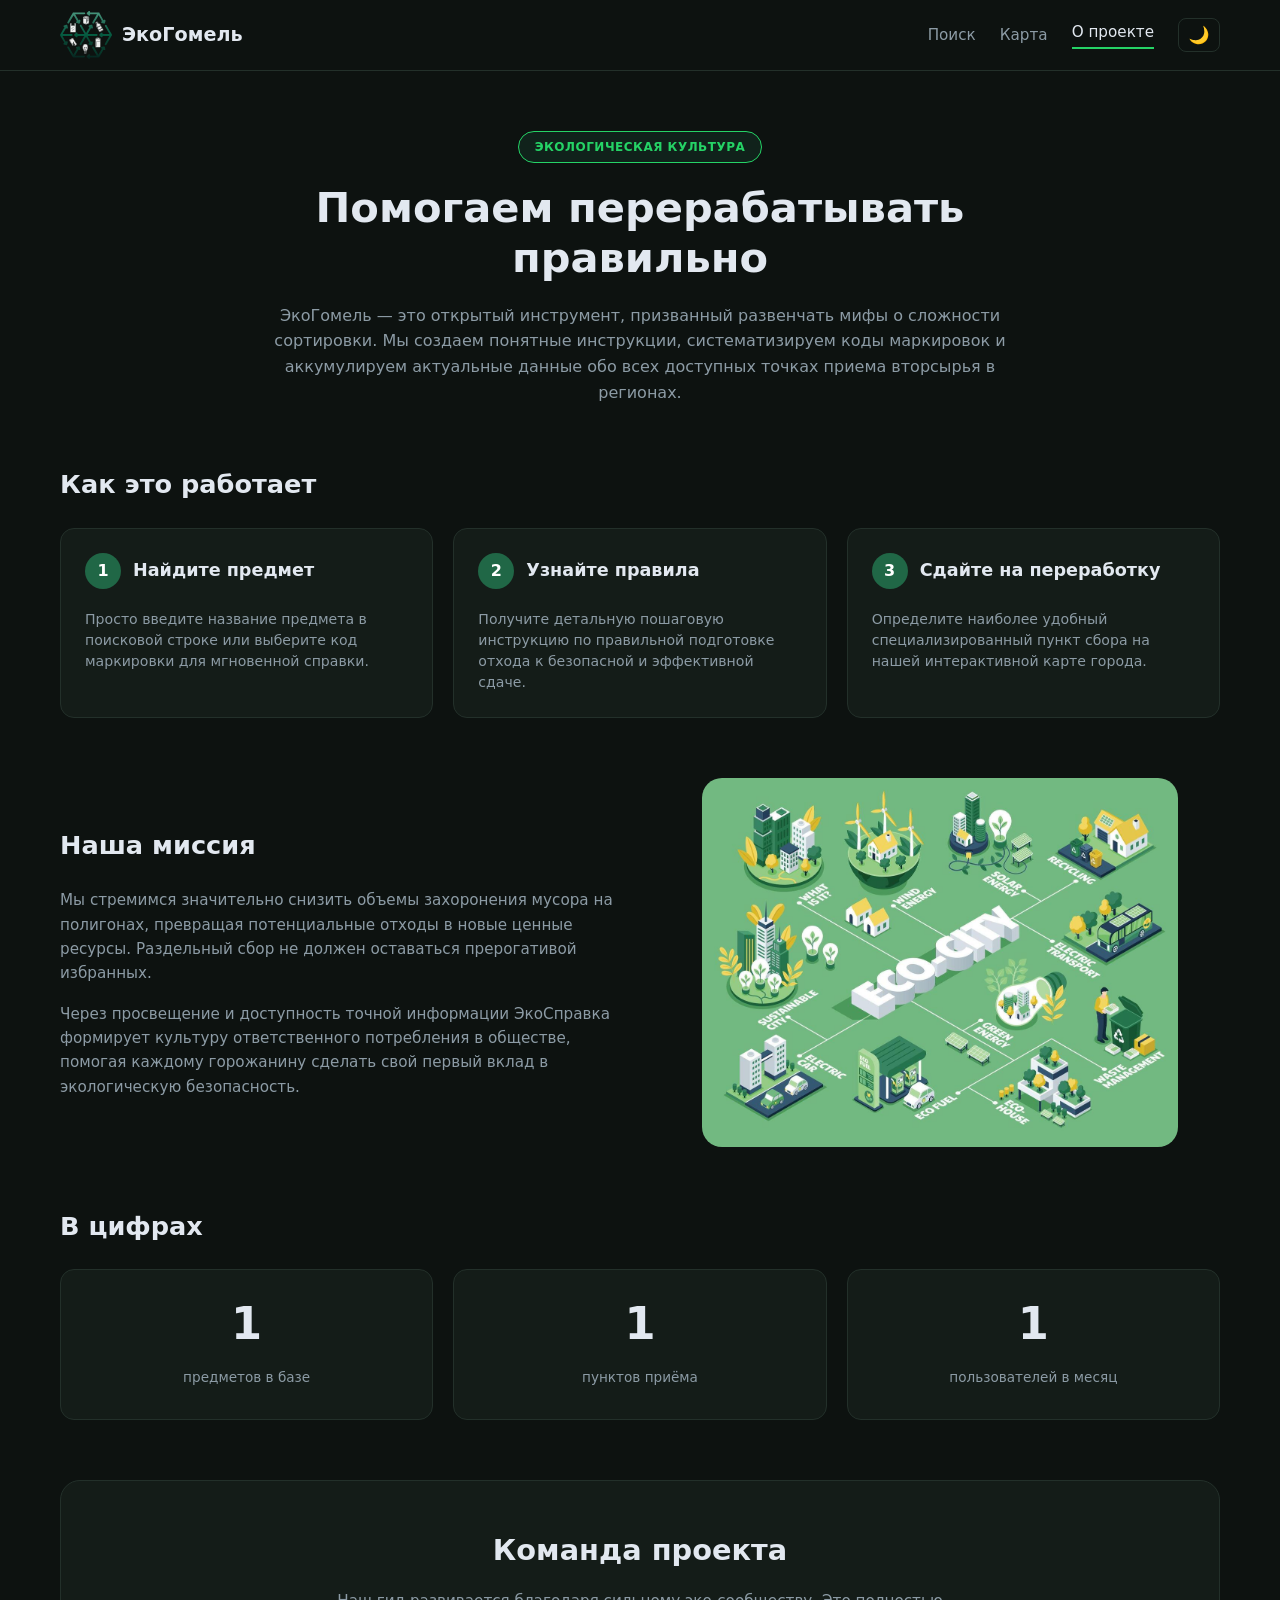
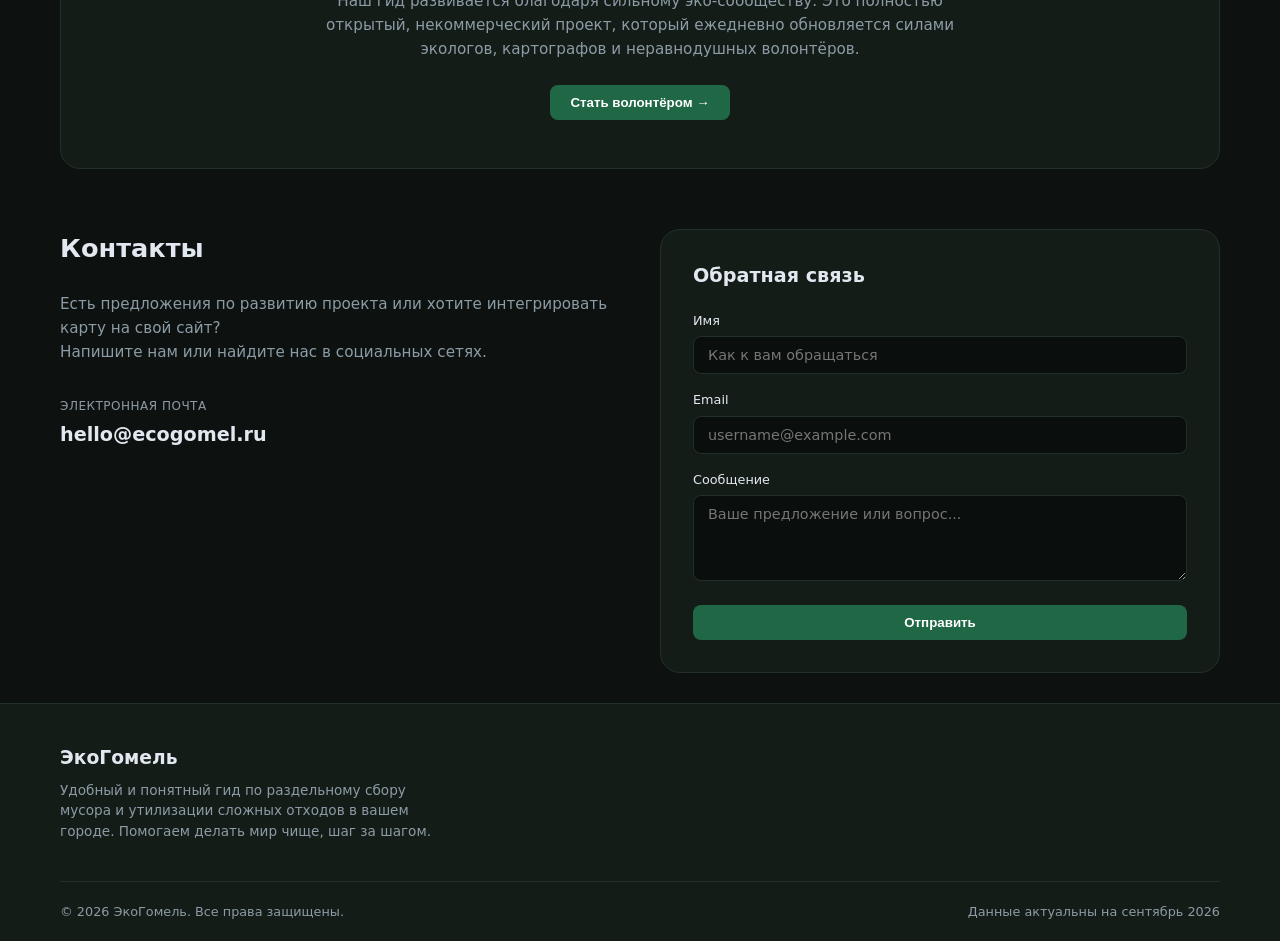
<file: frontend/about_project.html>
<!DOCTYPE html>
<html lang="ru">

<head>
  <meta charset="UTF-8">
  <script>
    const savedTheme = localStorage.getItem('theme') || 'dark';
    document.documentElement.setAttribute('data-theme', savedTheme);
  </script>
  <meta name="viewport" content="width=device-width, initial-scale=1.0">
  <title>ЭкоГомель — О проекте</title>
  <link rel="stylesheet" href="style.css">
</head>

<body>

  <!-- ШАПКА / NAVIGATION -->
  <header class="header">
    <div class="container header__container">
      <a href="index.html" class="logo">
        <span class="logo__icon">
          <img src="logo.svg" alt="Логотип">
        </span>
        <span class="logo__text">ЭкоГомель</span>
      </a>
      
      <button class="burger" id="burger-btn" aria-label="Открыть меню" aria-controls="nav-menu" aria-expanded="false">
        <span></span>
        <span></span>
        <span></span>
      </button>

      <nav class="nav nav--collapsible" id="nav-menu">
        <a href="index.html" class="nav__link">Поиск</a>
        <a href="map.html" class="nav__link">Карта</a>
        <a href="about_project.html" class="nav__link active">О проекте</a>
        <button id="theme-toggle" class="theme-toggle" aria-label="Переключить тему">
          <img src="moon.svg" alt="Луна">
        </button>
      </nav>
    </div>
  </header>

  <main>
    <!-- HERO SECTION -->
    <section class="about-hero">
      <div class="container about-hero__container">
        <span class="pill-badge">ЭКОЛОГИЧЕСКАЯ КУЛЬТУРА</span>
        <h1 class="about-hero__title">Помогаем перерабатывать правильно</h1>
        <p class="about-hero__subtitle">
          ЭкоГомель — это открытый инструмент, призванный развенчать мифы о сложности сортировки.
          Мы создаем понятные инструкции, систематизируем коды маркировок и аккумулируем актуальные данные обо всех
          доступных точках приема вторсырья в регионах.
        </p>
      </div>
    </section>

    <!-- СЕКЦИЯ: КАК ЭТО РАБОТАЕТ -->
    <section class="section container">
      <h2 class="section-title">Как это работает</h2>
      <div class="cards-grid">
        <div class="card card--step">
          <div class="card__header-row">
            <div class="step-badge">1</div>
            <h3 class="card__title">Найдите предмет</h3>
          </div>
          <p class="card__text">Просто введите название предмета в поисковой строке или выберите код маркировки для
            мгновенной справки.</p>
        </div>
        <div class="card card--step">
          <div class="card__header-row">
            <div class="step-badge">2</div>
            <h3 class="card__title">Узнайте правила</h3>
          </div>
          <p class="card__text">Получите детальную пошаговую инструкцию по правильной подготовке отхода к безопасной и
            эффективной сдаче.</p>
        </div>
        <div class="card card--step">
          <div class="card__header-row">
            <div class="step-badge">3</div>
            <h3 class="card__title">Сдайте на переработку</h3>
          </div>
          <p class="card__text">Определите наиболее удобный специализированный пункт сбора на нашей интерактивной карте
            города.</p>
        </div>
      </div>
    </section>

    <!-- СЕКЦИЯ: НАША МИССИЯ -->
    <section class="section container">
      <div class="mission-grid">
        <div class="mission-content">
          <h2 class="section-title">Наша миссия</h2>
          <p class="mission-text">
            Мы стремимся значительно снизить объемы захоронения мусора на полигонах, превращая потенциальные отходы в
            новые ценные ресурсы. Раздельный сбор не должен оставаться прерогативой избранных.
          </p>
          <p class="mission-text">
            Через просвещение и доступность точной информации ЭкоСправка формирует культуру ответственного потребления в
            обществе, помогая каждому горожанину сделать свой первый вклад в экологическую безопасность.
          </p>
        </div>
        <div class="mission-image-wrapper" style="background: transparent; border: none; box-shadow: none;">
          <img src="eco_image.png" alt="Инфографика EcoCity: переработка, зелёная энергия и экотранспорт" class="mission-image" style="max-width: 85%; display: block; margin: 0 auto;">
        </div>
      </div>
    </section>

    <!-- СЕКЦИЯ: В ЦИФРАХ -->
    <section class="section container">
      <h2 class="section-title">В цифрах</h2>
      <div class="cards-grid cards-grid--stats">
        <div class="card card--stat">
          <span class="stat-number">1</span>
          <span class="stat-label">предметов в базе</span>
        </div>
        <div class="card card--stat">
          <span class="stat-number">1</span>
          <span class="stat-label">пунктов приёма</span>
        </div>
        <div class="card card--stat">
          <span class="stat-number">1</span>
          <span class="stat-label">пользователей в месяц</span>
        </div>
      </div>
    </section>

    <!-- СЕКЦИЯ: КОМАНДА ПРОЕКТА -->
    <section class="section container">
      <div class="team-banner">
        <h2 class="team-banner__title">Команда проекта</h2>
        <p class="team-banner__text">
          Наш гид развивается благодаря сильному эко-сообществу. Это полностью открытый, некоммерческий проект, который
          ежедневно обновляется силами экологов, картографов и неравнодушных волонтёров.
        </p>
        <button id="open-volunteer-modal" class="btn btn--primary">Стать волонтёром &rarr;</button>
      </div>
    </section>

    <!-- СЕКЦИЯ: КОНТАКТЫ И ОБРАТНАЯ СВЯЗЬ -->
    <section class="section container">
      <div class="contacts-grid">
        <div class="contacts-info">
          <h2 class="section-title">Контакты</h2>
          <p class="contacts-desc">
            Есть предложения по развитию проекта или хотите интегрировать карту на свой сайт?<br>
            Напишите нам или найдите нас в социальных сетях.
          </p>
          <div class="contact-item">
            <span class="contact-label">ЭЛЕКТРОННАЯ ПОЧТА</span>
            <a href="mailto:hello@ecogomel.ru" class="contact-email">hello@ecogomel.ru</a>
          </div>
        </div>

        <div class="feedback-card">
          <h3 class="feedback-title">Обратная связь</h3>
          <form class="feedback-form" id="feedback-form">
            <div class="form-group">
              <label class="form-label">Имя</label>
              <input type="text" placeholder="Как к вам обращаться" class="form-input">
            </div>
            <div class="form-group">
              <label class="form-label">Email</label>
              <input type="email" placeholder="username@example.com" class="form-input">
            </div>
            <div class="form-group">
              <label class="form-label">Сообщение</label>
              <textarea placeholder="Ваше предложение или вопрос..." class="form-textarea" rows="4"></textarea>
            </div>
            <button type="submit" class="btn btn--primary btn--full">Отправить</button>
            <p class="form-status" role="status" aria-live="polite" hidden></p>
          </form>
        </div>
      </div>
    </section>
  </main>

  <!-- МОДАЛЬНОЕ ОКНО: РЕГИСТРАЦИЯ ВОЛОНТЁРОВ -->
  <div id="volunteer-modal" class="modal-overlay" role="dialog" aria-modal="true" aria-labelledby="volunteer-modal-title" style="display: none; position: fixed; top: 0; left: 0; width: 100%; height: 100%; background: rgba(0, 0, 0, 0.6); z-index: 1000; justify-content: center; align-items: center; padding: 1rem;">
    <div class="feedback-card" style="position: relative; width: 100%; max-width: 550px; max-height: 90vh; overflow-y: auto;">
      <button id="close-volunteer-modal" aria-label="Закрыть" style="position: absolute; top: 1rem; right: 1rem; background: none; border: none; font-size: 1.5rem; cursor: pointer; color: var(--text-main, inherit);">&times;</button>
      <h2 id="volunteer-modal-title" class="section-title" style="margin-bottom: 0.5rem; text-align: center;">Стать волонтёром</h2>
      <p class="contacts-desc" style="text-align: center; margin-bottom: 1.5rem;">
        Заполните анкету, и мы свяжемся с вами для участия в экологических инициативах Гомеля.
      </p>
      <form class="feedback-form" id="volunteer-form">
        <div class="form-group">
          <label class="form-label">Ваше имя</label>
          <input type="text" name="name" placeholder="Введите ваше имя" class="form-input" required>
        </div>
        <div class="form-group">
          <label class="form-label">Электронная почта</label>
          <input type="email" name="email" placeholder="username@example.com" class="form-input" required>
        </div>
        <div class="form-group">
          <label class="form-label">Номер телефона</label>
          <input type="tel" name="phone" placeholder="+375 (XX) XXX-XX-XX" class="form-input" required>
        </div>
        <div class="form-group">
          <label class="form-label">Направление помощи</label>
          <select name="direction" class="form-input" style="width: 100%; cursor: pointer;" required>
            <option value="" disabled selected>Выберите направление</option>
            <option value="events">Участие в эко-акциях и уборках</option>
            <option value="content">Создание контента и просвещение</option>
            <option value="mapping">Модерация карты пунктов приема</option>
          </select>
        </div>
        <button type="submit" class="btn btn--primary btn--full">Отправить заявку</button>
        <p class="form-status" role="status" aria-live="polite" hidden></p>
      </form>
    </div>
  </div>

  <!-- ПОДВАЛ / FOOTER -->
  <footer class="footer">
    <div class="container footer__container">
      <div class="footer__brand">
        <h3>ЭкоГомель</h3>
        <p>Удобный и понятный гид по раздельному сбору мусора и утилизации сложных отходов в вашем городе. Помогаем
          делать мир чище, шаг за шагом.</p>
      </div>
      <div class="footer__bottom">
        <span>© 2026 ЭкоГомель. Все права защищены.</span>
        <span>Данные актуальны на сентябрь 2026</span>
      </div>
    </div>
  </footer>

  <script src="theme.js"></script>

  <script>
    // Модалка волонтера
    document.addEventListener('DOMContentLoaded', () => {
      const modal = document.getElementById('volunteer-modal');
      const openBtn = document.getElementById('open-volunteer-modal');
      const closeBtn = document.getElementById('close-volunteer-modal');

      const openModal = () => {
        modal.style.display = 'flex';
        document.body.style.overflow = 'hidden';
      };

      const closeModal = () => {
        modal.style.display = 'none';
        document.body.style.overflow = '';
      };

      if (openBtn && modal) openBtn.addEventListener('click', openModal);
      if (closeBtn && modal) closeBtn.addEventListener('click', closeModal);

      window.addEventListener('click', (event) => {
        if (event.target === modal) closeModal();
      });

      document.addEventListener('keydown', (event) => {
        if (event.key === 'Escape' && modal && modal.style.display !== 'none') {
          closeModal();
        }
      });

      // MVP: формы ещё не подключены к API — показываем статус вместо отправки.
      document.querySelectorAll('.feedback-form').forEach((form) => {
        form.addEventListener('submit', (event) => {
          event.preventDefault();
          const status = form.querySelector('.form-status');
          if (!status) return;
          status.textContent = form.id === 'volunteer-form'
            ? 'Запись волонтёров появится в релизной версии. Следите за обновлениями.'
            : 'Форма обратной связи появится в релизной версии.';
          status.hidden = false;
        });
      });
    });
  </script>

  <!-- СКРИПТ БУРГЕР-МЕНЮ -->
  <script>
    document.addEventListener('DOMContentLoaded', () => {
      const burgerBtn = document.getElementById('burger-btn');
      const navMenu = document.getElementById('nav-menu');
      if (!burgerBtn || !navMenu) return;

      const setOpen = (open) => {
        burgerBtn.classList.toggle('is-active', open);
        navMenu.classList.toggle('is-open', open);
        burgerBtn.setAttribute('aria-expanded', String(open));
        burgerBtn.setAttribute('aria-label', open ? 'Закрыть меню' : 'Открыть меню');
        document.body.classList.toggle('menu-open', open);
      };

      burgerBtn.addEventListener('click', () => {
        setOpen(!navMenu.classList.contains('is-open'));
      });

      navMenu.querySelectorAll('.nav__link').forEach((link) => {
        link.addEventListener('click', () => setOpen(false));
      });

      document.addEventListener('keydown', (event) => {
        if (event.key === 'Escape' && navMenu.classList.contains('is-open')) {
          setOpen(false);
          burgerBtn.focus();
        }
      });

      document.addEventListener('click', (event) => {
        if (!navMenu.classList.contains('is-open')) return;
        if (navMenu.contains(event.target) || burgerBtn.contains(event.target)) return;
        setOpen(false);
      });
    });
  </script>
</body>

</html>
</file>
<file: frontend/style.css>
/* ==================== 1. ПЕРЕМЕННЫЕ И СБРОС СТИЛЕЙ ==================== */
:root {
  /* Тёмная тема по умолчанию */
  --bg-dark: #0d1210;
  --bg-card: #141c18;
  --bg-card-hover: #1b2621;
  --bg-input: #0a0e0c;

  --accent-green: #206746;
  --accent-green-hover: #298259;
  --accent-light: #25d366;
  --badge-warning: #754c00;
  --badge-warning-text: #fbbf24;

  --text-main: #e2e8f0;
  --text-muted: #8c9ba5;
  --border-color: #23302a;

  --radius-sm: 8px;
  --radius-md: 14px;
  --radius-lg: 20px;
}

/* Переменные для светлой темы */
[data-theme="light"] {
  --bg-dark: #f4f7f6;
  --bg-card: #ffffff;
  --bg-card-hover: #f0fdf4;
  --bg-input: #ffffff;

  --accent-green: #206746;
  --accent-green-hover: #298259;
  --accent-light: #16a34a;
  --badge-warning: #fef3c7;
  --badge-warning-text: #d97706;

  --text-main: #1e293b;
  --text-muted: #64748b;
  --border-color: #e2e8f0;
}

* {
  box-sizing: border-box;
  margin: 0;
  padding: 0;
}

body {
  font-family: system-ui, -apple-system, BlinkMacSystemFont, 'Segoe UI', Roboto, sans-serif;
  background-color: var(--bg-dark);
  color: var(--text-main);
  line-height: 1.5;
  transition: background-color 0.3s ease, color 0.3s ease;
  overflow-x: hidden; /* Фикс горизонтального скролла */
}

.container {
  max-width: 1200px;
  margin: 0 auto;
  padding: 0 20px;
}

/* ==================== 2. ШАПКА (FLEXBOX) ==================== */
.header {
  border-bottom: 1px solid var(--border-color);
  background-color: var(--bg-dark);
  position: sticky;
  top: 0;
  z-index: 100;
  transition: background-color 0.3s ease, border-color 0.3s ease;
}

.header__container {
  display: flex;
  justify-content: space-between;
  align-items: center;
  height: 70px;
}

.logo {
  display: flex;
  align-items: center;
  gap: 10px;
  text-decoration: none;
  color: var(--text-main);
  font-weight: 700;
  font-size: 1.2rem;
}

.logo img {
  width: 52px;
  height: 52px;
  object-fit: contain;
  display: block;
}

.nav {
  display: flex;
  align-items: center;
  gap: 24px;
}

.nav__link {
  color: var(--text-muted);
  text-decoration: none;
  font-size: 0.95rem;
  transition: color 0.2s;
}

.nav__link:hover,
.nav__link.active {
  color: var(--text-main);
  border-bottom: 2px solid var(--accent-light);
  padding-bottom: 4px;
}

/* Кнопка переключателя темы */
.theme-toggle {
  background: transparent;
  border: 1px solid var(--border-color);
  border-radius: var(--radius-sm);
  padding: 6px 10px;
  cursor: pointer;
  font-size: 1rem;
  display: flex;
  align-items: center;
  justify-content: center;
  transition: background-color 0.2s, border-color 0.2s, transform 0.2s;
  color: var(--text-main);
}

.theme-toggle:hover {
  background-color: var(--bg-card-hover);
  transform: scale(1.05);
}

.theme-toggle img {
  width: 20px;
  height: 20px;
  object-fit: contain;
  display: block;
  pointer-events: none;
}

/* ==================== 3. HERO СЕКЦИЯ ==================== */
.hero {
  padding: 60px 0 40px;
  text-align: center;
}

.hero__container {
  max-width: 760px;
  display: flex;
  flex-direction: column;
  align-items: center;
}

.hero__title {
  font-size: 2.5rem;
  font-weight: 700;
  margin-bottom: 16px;
  line-height: 1.2;
}

.hero__subtitle {
  color: var(--text-muted);
  font-size: 1rem;
  margin-bottom: 32px;
}

/* Поисковая строка */
.search-bar {
  display: flex;
  align-items: center;
  background-color: var(--bg-input);
  border: 1px solid var(--border-color);
  border-radius: var(--radius-md);
  padding: 6px 6px 6px 16px;
  width: 100%;
  margin-bottom: 32px;
  transition: background-color 0.3s ease, border-color 0.3s ease;
}

.search-bar__icon {
  width: 32px;
  height: 32px;
  display: flex;
  align-items: center;
  justify-content: center;
  flex-shrink: 0;
}

.search-bar__icon img {
  width: 100%;
  height: 100%;
  object-fit: contain;
  display: block;
}

.search-bar__input {
  background: transparent;
  border: none;
  outline: none;
  color: var(--text-main);
  width: 100%;
  padding: 8px;
  font-size: 0.95rem;
}

.btn {
  border: none;
  border-radius: var(--radius-sm);
  padding: 10px 20px;
  cursor: pointer;
  font-weight: 600;
  transition: background-color 0.2s;
}

.btn--primary {
  background-color: var(--accent-green);
  color: #fff;
}

.btn--primary:hover {
  background-color: var(--accent-green-hover);
}

/* Теги маркировок (Grid) */
.tags-section {
  width: 100%;
}

.tags-section__label {
  font-size: 0.85rem;
  color: var(--text-muted);
  display: block;
  margin-bottom: 12px;
}

.tags-grid {
  display: grid;
  grid-template-columns: repeat(auto-fill, minmax(90px, 1fr));
  gap: 8px;
}

.tag {
  background: var(--bg-card);
  border: 1px solid var(--border-color);
  border-radius: var(--radius-sm);
  padding: 8px 4px;
  color: var(--text-main);
  cursor: pointer;
  text-decoration: none;
  display: flex;
  flex-direction: column;
  align-items: center;
  font-size: 0.75rem;
  transition: background-color 0.3s ease, border-color 0.2s;
}

.tag span {
  color: var(--text-muted);
  font-size: 0.65rem;
  text-transform: uppercase;
}

.tag b {
  font-size: 0.65rem;
  font-weight: 600;
  line-height: 1.2;
}

.tag__icon {
  width: 45px;
  height: 45px;
  object-fit: contain;
  margin-bottom: 4px;
}

[data-theme="dark"] .tag__icon {
  filter: invert(1) brightness(0.9);
}

.tag:hover {
  border-color: var(--accent-light);
}

/* ==================== 4. СЕТКА КАРТОЧЕК (GRID) ==================== */
.popular {
  padding: 40px 0 60px;
}

.section-header {
  display: flex;
  justify-content: space-between;
  align-items: center;
  margin-bottom: 24px;
}

.link-more {
  color: var(--text-muted);
  text-decoration: none;
  font-size: 0.9rem;
}

.cards-grid {
  display: grid;
  grid-template-columns: repeat(3, 1fr);
  gap: 20px;
}

.card {
  background-color: var(--bg-card);
  border: 1px solid var(--border-color);
  border-radius: var(--radius-md);
  padding: 24px;
  display: flex;
  flex-direction: column;
  gap: 12px;
  transition: transform 0.2s, background-color 0.3s ease, border-color 0.3s ease;
  cursor: pointer;
}

.card:hover {
  background-color: var(--bg-card-hover);
  transform: translateY(-2px);
}

a.card {
  color: inherit;
  text-decoration: none;
}

.card__icon {
  background-color: rgba(255, 255, 255, 0.05);
  width: 48px;
  height: 48px;
  display: flex;
  align-items: center;
  justify-content: center;
  border-radius: var(--radius-sm);
}

.card__icon img {
  width: 28px;
  height: 28px;
  object-fit: contain;
  display: block;
}

/* iron.svg нарисован светло-серым под тёмную тему. */
[data-theme="light"] .card__icon img[src$="iron.svg"] {
  filter: invert(1) brightness(0.7);
}

.card__title {
  font-size: 1.1rem;
}

.card__count {
  font-size: 0.85rem;
  color: var(--text-muted);
}

/* ==================== 5. ДВУХКОЛОНОЧНЫЙ МАКЕТ (STRIP/DETAILS) ==================== */
.content-layout {
  display: grid;
  grid-template-columns: 2fr 1fr;
  gap: 24px;
  margin-bottom: 60px;
}

.main-content {
  display: flex;
  flex-direction: column;
  gap: 20px;
}

.info-card {
  background-color: var(--bg-card);
  border: 1px solid var(--border-color);
  border-radius: var(--radius-md);
  padding: 24px;
  transition: background-color 0.3s ease, border-color 0.3s ease;
}

.info-card__header {
  display: flex;
  flex-wrap: wrap;
  justify-content: space-between;
  align-items: center;
  gap: 12px;
  margin-bottom: 12px;
}

.info-card__header h1 {
  min-width: 0;
  overflow-wrap: anywhere;
}

.badges {
  display: flex;
  flex-wrap: wrap;
  gap: 8px;
}

.badge {
  max-width: 100%;
  padding: 4px 10px;
  border-radius: 20px;
  font-size: 0.75rem;
  font-weight: 600;
}

.badge--success {
  background-color: rgba(32, 103, 70, 0.2);
  color: var(--accent-light);
}

.badge--warning {
  background-color: var(--badge-warning);
  color: var(--badge-warning-text);
}

.steps-list {
  list-style: none;
  margin-top: 16px;
  display: flex;
  flex-direction: column;
  gap: 12px;
}

.steps-list li {
  display: flex;
  align-items: center;
  gap: 12px;
}

.step-num {
  background: var(--accent-green);
  color: #fff;
  width: 24px;
  height: 24px;
  border-radius: 50%;
  display: flex;
  align-items: center;
  justify-content: center;
  font-size: 0.8rem;
  font-weight: 700;
  flex-shrink: 0;
}

/* Sidebar & Map */
.sidebar {
  display: flex;
  flex-direction: column;
  gap: 20px;
}

.map-preview {
  background: var(--bg-card);
  border: 1px solid var(--border-color);
  border-radius: var(--radius-md);
  overflow: hidden;
  transition: background-color 0.3s ease, border-color 0.3s ease;
}

.map-preview__placeholder {
  height: 140px;
  background-color: rgba(32, 103, 70, 0.15);
  display: flex;
  align-items: center;
  justify-content: center;
  color: var(--text-muted);
}

.map-preview__info {
  padding: 16px;
}

.btn--outline {
  background: transparent;
  border: 1px solid var(--accent-green);
  color: var(--text-main);
  width: 100%;
  margin-top: 10px;
}

.btn--outline:hover {
  background-color: var(--accent-green);
  color: #fff;
}

.points-list {
  display: flex;
  flex-direction: column;
  gap: 12px;
}

.point-card {
  background: var(--bg-card);
  border: 1px solid var(--border-color);
  border-radius: var(--radius-md);
  padding: 16px;
  display: flex;
  flex-direction: column;
  gap: 8px;
  transition: background-color 0.3s ease, border-color 0.3s ease;
}

.point-card__header {
  display: flex;
  justify-content: space-between;
}

.point-card__dist {
  color: var(--accent-light);
  font-size: 0.85rem;
  font-weight: 600;
}

.point-card__tags {
  display: flex;
  gap: 6px;
  margin: 4px 0;
}

.mini-tag {
  background: rgba(125, 125, 125, 0.12);
  font-size: 0.7rem;
  padding: 2px 8px;
  border-radius: 4px;
}

.point-card__footer {
  display: flex;
  justify-content: space-between;
  font-size: 0.75rem;
  color: var(--text-muted);
  border-top: 1px solid var(--border-color);
  padding-top: 8px;
}

/* ==================== 6. ПОДВАЛ (FOOTER) ==================== */
.footer {
  background-color: var(--bg-card);
  border-top: 1px solid var(--border-color);
  padding: 40px 0 20px;
  transition: background-color 0.3s ease, border-color 0.3s ease;
}

.footer__brand p {
  color: var(--text-muted);
  max-width: 400px;
  font-size: 0.85rem;
  margin-top: 8px;
}

.footer__bottom {
  margin-top: 40px;
  padding-top: 20px;
  border-top: 1px solid var(--border-color);
  display: flex;
  justify-content: space-between;
  font-size: 0.8rem;
  color: var(--text-muted);
}

/* ==================== 7. СТРАНИЦА «О ПРОЕКТЕ» ==================== */
.section {
  padding-top: 30px;
  padding-bottom: 30px;
}

.section-title {
  font-size: 1.6rem;
  font-weight: 700;
  margin-bottom: 24px;
}

.about-hero {
  padding: 60px 0 30px;
  text-align: center;
}

.about-hero__container {
  max-width: 800px;
  margin: 0 auto;
  display: flex;
  flex-direction: column;
  align-items: center;
}

.pill-badge {
  background-color: rgba(32, 103, 70, 0.2);
  color: var(--accent-light);
  border: 1px solid var(--accent-light);
  padding: 6px 16px;
  border-radius: 20px;
  font-size: 0.75rem;
  font-weight: 600;
  letter-spacing: 0.5px;
  margin-bottom: 20px;
  display: inline-block;
}

.about-hero__title {
  font-size: 2.6rem;
  font-weight: 700;
  margin-bottom: 20px;
  line-height: 1.2;
}

.about-hero__subtitle {
  color: var(--text-muted);
  font-size: 1rem;
  line-height: 1.6;
}

.card--step {
  align-items: flex-start;
}

.step-badge {
  background-color: var(--accent-green);
  color: #fff;
  width: 36px;
  height: 36px;
  border-radius: 50%;
  display: flex;
  align-items: center;
  justify-content: center;
  font-weight: 700;
  font-size: 1rem;
}

.card__text {
  color: var(--text-muted);
  font-size: 0.88rem;
  line-height: 1.5;
}

/* Обертка для шага и заголовка */
.card__header-row {
  display: flex;
  align-items: center;
  gap: 12px;
  margin-bottom: 8px;
}
.card__header-row .card__title {
  margin: 0;
}

.mission-grid {
  display: grid;
  grid-template-columns: 1fr 1fr;
  gap: 40px;
  align-items: center;
}

.mission-text {
  color: var(--text-muted);
  font-size: 0.95rem;
  line-height: 1.6;
  margin-bottom: 16px;
}

.mission-text:last-child {
  margin-bottom: 0;
}

.mission-image-wrapper {
  width: 100%;
  border-radius: var(--radius-lg);
  overflow: hidden;
  border: 1px solid var(--border-color);
}

.mission-image {
  width: 100%;
  height: 100%;
  object-fit: cover;
  display: block;
  border-radius: var(--radius-lg);
}

.card--stat {
  align-items: center;
  text-align: center;
  padding: 32px 24px;
}

.stat-number {
  font-size: 2.8rem;
  font-weight: 700;
  color: var(--text-main);
  line-height: 1;
  margin-bottom: 8px;
}

.stat-label {
  color: var(--text-muted);
  font-size: 0.85rem;
}

.team-banner {
  background-color: var(--bg-card);
  border: 1px solid var(--border-color);
  border-radius: var(--radius-lg);
  padding: 48px;
  text-align: center;
  display: flex;
  flex-direction: column;
  align-items: center;
  transition: background-color 0.3s ease, border-color 0.3s ease;
}

.team-banner__title {
  font-size: 1.8rem;
  font-weight: 700;
  margin-bottom: 16px;
}

.team-banner__text {
  color: var(--text-muted);
  max-width: 680px;
  font-size: 0.95rem;
  line-height: 1.6;
  margin-bottom: 24px;
}

.contacts-grid {
  display: grid;
  grid-template-columns: 1fr 1fr;
  gap: 40px;
}

.contacts-desc {
  color: var(--text-muted);
  font-size: 0.95rem;
  line-height: 1.6;
  margin-bottom: 32px;
}

.contact-label {
  display: block;
  font-size: 0.75rem;
  color: var(--text-muted);
  letter-spacing: 0.5px;
  margin-bottom: 6px;
}

.contact-email {
  color: var(--text-main);
  font-size: 1.2rem;
  font-weight: 700;
  text-decoration: none;
}

.contact-email:hover {
  color: var(--accent-light);
}

.feedback-card {
  background-color: var(--bg-card);
  border: 1px solid var(--border-color);
  border-radius: var(--radius-lg);
  padding: 32px;
  transition: background-color 0.3s ease, border-color 0.3s ease;
}

.feedback-title {
  font-size: 1.2rem;
  margin-bottom: 20px;
}

.feedback-form {
  display: flex;
  flex-direction: column;
  gap: 16px;
}

.form-group {
  display: flex;
  flex-direction: column;
  gap: 6px;
}

.form-label {
  font-size: 0.8rem;
  color: var(--text-main);
}

.form-input,
.form-textarea {
  background-color: var(--bg-input);
  border: 1px solid var(--border-color);
  border-radius: var(--radius-sm);
  padding: 10px 14px;
  color: var(--text-main);
  font-family: inherit;
  font-size: 0.9rem;
  outline: none;
  transition: border-color 0.2s, background-color 0.3s ease, color 0.3s ease;
}

.form-input:focus,
.form-textarea:focus {
  border-color: var(--accent-light);
}

.form-textarea {
  resize: vertical;
}

.btn--full {
  width: 100%;
  margin-top: 8px;
}

/* ==================== 8. БУРГЕР-МЕНЮ ==================== */
.burger {
  display: none;
  flex-direction: column;
  justify-content: space-between;
  width: 24px;
  height: 18px;
  background: transparent;
  border: none;
  cursor: pointer;
  z-index: 1001;
  padding: 0;
}

.burger span {
  width: 100%;
  height: 2px;
  background-color: var(--text-main);
  transition: all 0.3s ease;
  border-radius: 2px;
}

.burger.is-active span:nth-child(1) {
  transform: translateY(8px) rotate(45deg);
}
.burger.is-active span:nth-child(2) {
  opacity: 0;
}
.burger.is-active span:nth-child(3) {
  transform: translateY(-8px) rotate(-45deg);
}

/* Блокировка скролла страницы при открытом мобильном меню. */
body.menu-open {
  overflow: hidden;
}

/* ==================== 9. АДАПТИВНОСТЬ ==================== */
@media (max-width: 900px) {
  .cards-grid {
    grid-template-columns: repeat(2, 1fr);
  }
  .cards-grid--stats {
    grid-template-columns: repeat(2, minmax(0, 1fr));
  }
  .cards-grid--stats .card--stat:last-child {
    grid-column: 1 / -1;
  }
  .card--stat {
    padding: 24px 16px;
  }
  .stat-number {
    font-size: 2.2rem;
  }
  .content-layout {
    grid-template-columns: 1fr;
  }
}

@media (max-width: 850px) {
  .mission-grid,
  .contacts-grid {
    grid-template-columns: 1fr;
    gap: 24px;
  }
  .team-banner {
    padding: 24px;
  }
  .about-hero__title {
    font-size: 2rem;
  }
}

@media (max-width: 768px) {
  .burger {
    display: flex;
  }
  .nav--collapsible {
    position: fixed;
    top: 70px;
    left: 0;
    width: 100%;
    background-color: var(--bg-card);
    flex-direction: column;
    padding: 20px;
    box-shadow: 0 10px 15px rgba(0,0,0,0.1);
    transform: translateY(-150%);
    transition: transform 0.3s ease;
    z-index: 1000;
    gap: 16px;
    border-bottom: 1px solid var(--border-color);
  }
  .nav--collapsible.is-open {
    transform: translateY(0);
  }
  .nav--collapsible .nav__link {
    font-size: 1.1rem;
    width: 100%;
    text-align: center;
    padding: 8px 0;
  }
}

@media (max-width: 600px) {
  .hero__title {
    font-size: 1.8rem;
  }
  .cards-grid {
    grid-template-columns: 1fr;
  }
  
  /* Поисковая строка на главной */
  .search-bar {
    flex-direction: column; /* Ставим в колонку */
    gap: 10px;
    padding: 10px;
    background: transparent; /* Убираем фон у всей строки */
    border: none;
  }
  
  /* Стили для поля ввода на мобилке */
  .search-bar__input {
    width: 100%;
    background-color: var(--bg-input);
    border: 1px solid var(--border-color);
    border-radius: var(--radius-sm);
    padding: 12px 16px;
  }

  /* Иконку поиска прячем, так как она мешает */
  .search-bar__icon {
    display: none;
  }

  /* Кнопка на мобилке */
  .search-bar .btn {
    width: 100%;
  }
  
  .cards-grid--stats {
    grid-template-columns: repeat(2, minmax(0, 1fr));
  }
  .cards-grid--stats .card--stat:last-child {
    grid-column: 1 / -1;
  }
  .card--stat {
    padding: 16px 12px;
  }
  .stat-number {
    font-size: 1.8rem;
  }
}

@media (max-width: 400px) {
  .header__container {
    padding: 0 10px;
    height: 60px;
  }
  .logo img {
    width: 36px;
    height: 36px;
  }
  .logo {
    font-size: 1rem;
  }
  .theme-toggle {
    padding: 4px 8px;
  }
  .theme-toggle img {
    width: 16px;
    height: 16px;
  }
}



/* MVP: админские элементы скрыты до релиза админки. */
[data-admin-only] {
  display: none !important;
}

.form-status {
  margin-top: 0.75rem;
  color: var(--accent-light);
  font-size: 0.9rem;
  line-height: 1.4;
}
</file>
